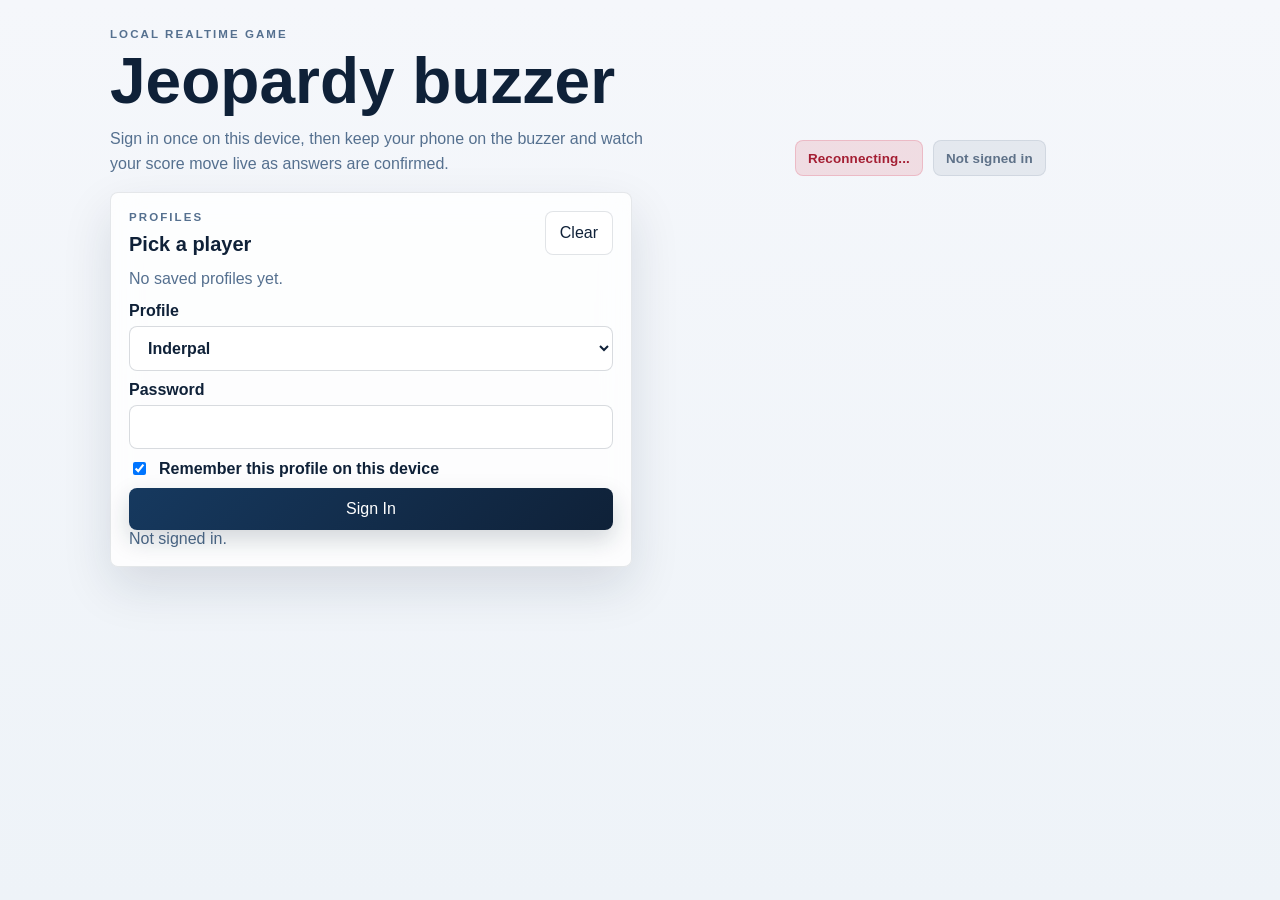
<file: web/index.html>
<!doctype html>
<html lang="en">
  <head>
    <meta charset="UTF-8" />
    <meta name="viewport" content="width=device-width, initial-scale=1.0" />
    <title>Buzzer</title>
    <link rel="stylesheet" href="./style/styles.css" />
  </head>
  <body>
    <main class="page">
      <section class="hero">
        <div>
          <p class="eyebrow">Local realtime game</p>
          <h1>Jeopardy buzzer</h1>
          <p class="lede">
            Sign in once on this device, then keep your phone on the buzzer and watch your score
            move live as answers are confirmed.
          </p>
        </div>
        <div class="status-stack">
          <div class="status-pill status-pill-open" id="connection-status">Connecting...</div>
          <div class="status-pill status-pill-muted" id="profile-status">Not signed in</div>
        </div>
      </section>

      <section class="grid">
        <section class="card card-soft" id="login-card">
          <div class="card-heading">
            <div>
              <p class="eyebrow">Profiles</p>
              <h2>Pick a player</h2>
            </div>
            <button id="clear-profile-btn" class="ghost-btn" type="button">Clear</button>
          </div>

          <div id="saved-profiles" class="saved-profiles" aria-live="polite"></div>

          <form id="login-form" class="stack">
            <label>
              Profile
              <select id="profile-id" required></select>
            </label>
            <label>
              Password
              <input id="profile-password" type="password" autocomplete="current-password" required />
            </label>
            <label class="checkbox-row">
              <input id="remember-profile" type="checkbox" checked />
              <span>Remember this profile on this device</span>
            </label>
            <button type="submit">Sign In</button>
          </form>
          <p id="login-status" class="muted"></p>
        </section>

        <section class="card player-card is-hidden" id="player-card">
          <div class="card-heading">
            <div>
              <p class="eyebrow">Player</p>
              <h2 id="player-name">Buzzer</h2>
            </div>
            <button id="sign-out-btn" class="ghost-btn" type="button">Sign Out</button>
          </div>

          <div class="score-strip">
            <div>
              <span class="score-label">Score</span>
              <strong id="player-score">0</strong>
            </div>
            <span id="round-badge" class="status-pill status-pill-open">Waiting</span>
          </div>

          <div class="game-panel">
            <p id="game-status">Loading game state...</p>
            <p id="winner-status" class="winner-text"></p>
            <p id="timer-status" class="timer-text"></p>
          </div>

          <button id="buzz-btn" class="buzz-btn" disabled>BUZZ</button>
          <p class="hint">The server accepts the first valid buzz for the active question.</p>

          <div id="scoreboard" class="scoreboard" aria-live="polite"></div>
        </section>
      </section>
    </main>

    <script type="module" src="./script/app.js"></script>
  </body>
</html>
</file>
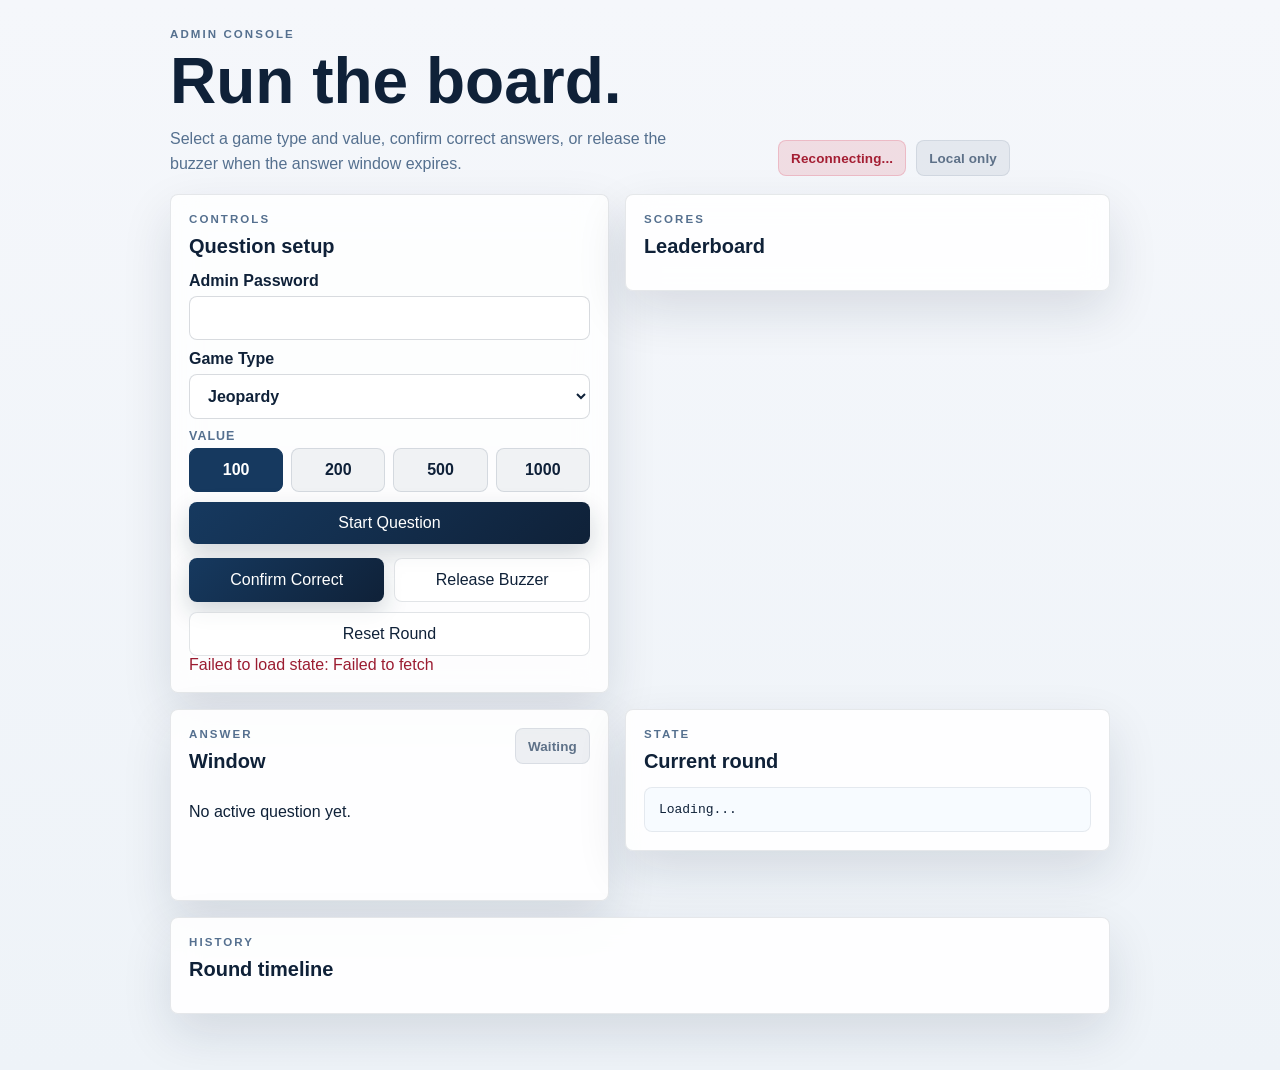
<file: web/admin.html>
<!doctype html>
<html lang="en">
  <head>
    <meta charset="UTF-8" />
    <meta name="viewport" content="width=device-width, initial-scale=1.0" />
    <title>Buzzer Admin</title>
    <link rel="stylesheet" href="./style/styles.css" />
  </head>
  <body>
    <main class="page admin-page">
      <section class="hero hero-admin">
        <div>
          <p class="eyebrow">Admin console</p>
          <h1>Run the board.</h1>
          <p class="lede">
            Select a game type and value, confirm correct answers, or release the buzzer when the
            answer window expires.
          </p>
        </div>
        <div class="status-stack">
          <div class="status-pill status-pill-closed" id="admin-connection-status">Live dashboard</div>
          <div class="status-pill status-pill-muted">Local only</div>
        </div>
      </section>

      <section class="grid admin-grid">
        <section class="card card-soft">
          <div class="card-heading">
            <div>
              <p class="eyebrow">Controls</p>
              <h2>Question setup</h2>
            </div>
          </div>

          <form id="question-form" class="stack">
            <label>
              Admin Password
              <input id="admin-password" type="password" autocomplete="current-password" required />
            </label>
            <label>
              Game Type
              <select id="game-type">
                <option value="jeopardy">Jeopardy</option>
                <option value="double">Double Jeopardy</option>
              </select>
            </label>
            <div>
              <p class="field-label">Value</p>
              <div class="segmented" role="radiogroup" aria-label="Question value">
                <label><input type="radio" name="point-value" value="100" checked /><span>100</span></label>
                <label><input type="radio" name="point-value" value="200" /><span>200</span></label>
                <label><input type="radio" name="point-value" value="500" /><span>500</span></label>
                <label><input type="radio" name="point-value" value="1000" /><span>1000</span></label>
              </div>
            </div>
            <button type="submit">Start Question</button>
          </form>

          <div class="admin-actions">
            <button id="correct-btn" type="button">Confirm Correct</button>
            <button id="release-btn" class="ghost-btn" type="button">Release Buzzer</button>
          </div>

          <form id="reset-form" class="stack reset-stack">
            <button type="submit" class="ghost-btn">Reset Round</button>
          </form>
          <p id="admin-status" class="muted"></p>
        </section>

        <section class="card">
          <div class="card-heading">
            <div>
              <p class="eyebrow">Scores</p>
              <h2>Leaderboard</h2>
            </div>
          </div>
          <div id="scoreboard" class="scoreboard" aria-live="polite"></div>
        </section>

        <section class="card">
          <div class="card-heading">
            <div>
              <p class="eyebrow">Answer</p>
              <h2>Window</h2>
            </div>
            <span id="round-badge" class="status-pill status-pill-muted">Waiting</span>
          </div>
          <div class="game-panel">
            <p id="active-question">No active question yet.</p>
            <p id="answer-timer" class="timer-text"></p>
          </div>
        </section>

        <section class="card">
          <div class="card-heading">
            <div>
              <p class="eyebrow">State</p>
              <h2>Current round</h2>
            </div>
          </div>
          <pre id="state-view">Loading...</pre>
        </section>

        <section class="card admin-rounds-card">
          <div class="card-heading">
            <div>
              <p class="eyebrow">History</p>
              <h2>Round timeline</h2>
            </div>
          </div>
          <div id="rounds-list" class="rounds-list" aria-live="polite"></div>
        </section>
      </section>
    </main>

    <script type="module" src="./script/admin.js"></script>
  </body>
</html>
</file>
<file: web/style/styles.css>
:root {
  color-scheme: light;
  font-family: "Avenir Next", "Segoe UI", sans-serif;
  background:
    linear-gradient(180deg, #f5f7fb 0%, #eef3f8 100%);
  color: #0f2138;
  --panel: rgba(255, 255, 255, 0.9);
  --panel-border: rgba(15, 33, 56, 0.1);
  --ink: #0f2138;
  --muted: #55708f;
  --accent: #d7263d;
  --accent-deep: #a41e33;
  --positive: #1b7a48;
  --neutral: #5e7188;
  --shadow: 0 20px 50px rgba(15, 33, 56, 0.12);
}

* {
  box-sizing: border-box;
}

body {
  margin: 0;
  min-height: 100vh;
  color: var(--ink);
}

.page {
  max-width: 1100px;
  margin: 0 auto;
  padding: 20px 16px 48px;
}

h1 {
  margin: 0;
  font-size: clamp(2rem, 5vw, 4rem);
  line-height: 0.98;
  letter-spacing: 0;
}

h2 {
  margin: 0;
  font-size: 1.25rem;
  letter-spacing: 0;
}

.hero {
  display: grid;
  gap: 18px;
  align-items: end;
  margin-bottom: 16px;
}

.hero-admin {
  margin-bottom: 18px;
}

.card {
  background: var(--panel);
  border: 1px solid var(--panel-border);
  border-radius: 8px;
  padding: 18px;
  box-shadow: var(--shadow);
  backdrop-filter: blur(14px);
}

.card-soft {
  background: rgba(255, 255, 255, 0.82);
}

.card-heading {
  display: flex;
  align-items: start;
  justify-content: space-between;
  gap: 12px;
  margin-bottom: 14px;
}

.grid {
  display: grid;
  gap: 16px;
}

.player-card {
  position: relative;
  overflow: hidden;
}

.player-card::before {
  content: "";
  position: absolute;
  inset: 0;
  background: linear-gradient(135deg, rgba(215, 38, 61, 0.07), transparent 45%);
  pointer-events: none;
}

.lede {
  max-width: 60ch;
  margin: 14px 0 0;
  color: var(--muted);
  font-size: 1rem;
  line-height: 1.55;
}

.eyebrow {
  margin: 0 0 10px;
  text-transform: uppercase;
  letter-spacing: 0.18em;
  font-size: 0.72rem;
  color: var(--muted);
  font-weight: 700;
}

.status-stack {
  display: flex;
  flex-wrap: wrap;
  gap: 10px;
}

.status-pill {
  display: inline-flex;
  align-items: center;
  gap: 8px;
  min-height: 36px;
  padding: 8px 12px;
  border-radius: 8px;
  font-size: 0.84rem;
  font-weight: 700;
  letter-spacing: 0.01em;
  border: 1px solid transparent;
}

.status-pill-open {
  background: rgba(27, 122, 72, 0.12);
  color: var(--positive);
  border-color: rgba(27, 122, 72, 0.18);
}

.status-pill-closed {
  background: rgba(215, 38, 61, 0.12);
  color: var(--accent-deep);
  border-color: rgba(215, 38, 61, 0.18);
}

.status-pill-muted {
  background: rgba(94, 113, 136, 0.1);
  color: var(--neutral);
  border-color: rgba(94, 113, 136, 0.14);
}

.compact {
  margin: 0;
}

.stack {
  display: grid;
  gap: 10px;
}

.checkbox-row {
  display: flex;
  align-items: center;
  gap: 10px;
  font-weight: 600;
}

label {
  display: grid;
  gap: 6px;
  font-weight: 600;
}

input,
select,
button {
  font: inherit;
  padding: 12px 14px;
  border-radius: 8px;
  border: 1px solid rgba(15, 33, 56, 0.16);
  background: rgba(255, 255, 255, 0.95);
  color: var(--ink);
}

button {
  cursor: pointer;
  background: linear-gradient(135deg, #16395f 0%, #0f2138 100%);
  color: #fff;
  border: none;
  box-shadow: 0 10px 24px rgba(15, 33, 56, 0.18);
}

button:disabled {
  opacity: 0.45;
  cursor: not-allowed;
}

.ghost-btn {
  background: rgba(255, 255, 255, 0.7);
  color: var(--ink);
  border: 1px solid rgba(15, 33, 56, 0.12);
  box-shadow: none;
}

.ghost-btn:hover {
  background: rgba(255, 255, 255, 0.96);
}

.saved-profiles {
  display: flex;
  flex-wrap: wrap;
  gap: 10px;
  margin-bottom: 14px;
}

.profile-chip {
  display: flex;
  flex-direction: column;
  align-items: start;
  gap: 3px;
  min-width: 120px;
  background: rgba(15, 33, 56, 0.04);
  color: var(--ink);
  border: 1px solid rgba(15, 33, 56, 0.1);
  box-shadow: none;
}

.profile-chip small {
  color: var(--muted);
  font-size: 0.74rem;
  letter-spacing: 0.06em;
  text-transform: uppercase;
}

.game-panel {
  display: grid;
  gap: 8px;
  margin-bottom: 14px;
}

.rounds-list {
  display: grid;
  gap: 10px;
}

.round-row {
  display: grid;
  gap: 8px;
  padding: 14px 16px;
  border-radius: 8px;
  background: rgba(15, 33, 56, 0.04);
  border: 1px solid rgba(15, 33, 56, 0.08);
}

.round-row.is-current {
  background: rgba(215, 38, 61, 0.08);
  border-color: rgba(215, 38, 61, 0.2);
  box-shadow: 0 10px 26px rgba(215, 38, 61, 0.12);
}

.round-row-top {
  display: flex;
  justify-content: space-between;
  gap: 12px;
  align-items: start;
}

.round-id {
  margin: 0;
  font-weight: 800;
  letter-spacing: 0.02em;
  word-break: break-word;
}

.round-meta,
.round-summary {
  margin: 0;
  color: var(--muted);
}

.round-summary {
  font-weight: 600;
}

.buzz-btn {
  width: 100%;
  font-size: clamp(1.7rem, 6vw, 2.6rem);
  font-weight: 900;
  letter-spacing: 0.04em;
  padding: 24px;
  background: linear-gradient(135deg, #ff385c 0%, #d7263d 55%, #a41e33 100%);
  text-transform: uppercase;
}

.muted {
  color: var(--muted);
  margin: 0;
}

.winner-text {
  font-size: 1.15rem;
  font-weight: 800;
  color: var(--positive);
  min-height: 1.4em;
}

.hint {
  color: var(--muted);
  font-size: 0.95rem;
  margin: 12px 0 0;
}

pre {
  background: rgba(247, 251, 255, 0.92);
  border: 1px solid rgba(15, 33, 56, 0.08);
  border-radius: 8px;
  padding: 14px;
  overflow-x: auto;
  margin: 0;
}

.is-hidden {
  display: none;
}

.score-strip {
  display: grid;
  grid-template-columns: 1fr auto;
  align-items: center;
  gap: 12px;
  padding: 14px;
  margin-bottom: 14px;
  border-radius: 8px;
  background: rgba(15, 33, 56, 0.05);
  border: 1px solid rgba(15, 33, 56, 0.08);
}

.score-label,
.field-label {
  display: block;
  margin: 0 0 5px;
  color: var(--muted);
  font-size: 0.78rem;
  font-weight: 800;
  letter-spacing: 0.08em;
  text-transform: uppercase;
}

.score-strip strong {
  font-size: 2.1rem;
  line-height: 1;
}

.timer-text {
  min-height: 1.4em;
  margin: 0;
  color: var(--accent-deep);
  font-weight: 800;
}

.scoreboard {
  display: grid;
  gap: 8px;
  margin-top: 14px;
}

.score-row {
  display: grid;
  grid-template-columns: 1fr auto;
  gap: 12px;
  align-items: center;
  padding: 10px 12px;
  border-radius: 8px;
  background: rgba(15, 33, 56, 0.04);
  border: 1px solid rgba(15, 33, 56, 0.08);
  font-weight: 700;
}

.score-row.is-current {
  background: rgba(27, 122, 72, 0.1);
  border-color: rgba(27, 122, 72, 0.2);
}

.segmented {
  display: grid;
  grid-template-columns: repeat(4, minmax(0, 1fr));
  gap: 8px;
}

.segmented label {
  display: block;
}

.segmented input {
  position: absolute;
  opacity: 0;
  pointer-events: none;
}

.segmented span {
  display: grid;
  min-height: 44px;
  place-items: center;
  padding: 10px;
  border-radius: 8px;
  background: rgba(15, 33, 56, 0.05);
  border: 1px solid rgba(15, 33, 56, 0.12);
  font-weight: 800;
  cursor: pointer;
}

.segmented input:checked + span {
  background: #16395f;
  border-color: #16395f;
  color: #fff;
}

.admin-actions {
  display: grid;
  grid-template-columns: 1fr 1fr;
  gap: 10px;
  margin-top: 14px;
}

.reset-stack {
  margin-top: 10px;
}

.admin-page {
  max-width: 980px;
}

.admin-rounds-card {
  grid-column: 1 / -1;
}

.admin-grid {
  align-items: start;
}

@media (min-width: 760px) {
  .page {
    padding: 28px 20px 56px;
  }

  .hero {
    grid-template-columns: 1.6fr 0.9fr;
  }

  .grid {
    grid-template-columns: 1fr 1fr;
  }

  .admin-grid {
    grid-template-columns: 0.95fr 1.05fr;
  }
}

@media (prefers-reduced-motion: no-preference) {
  .card,
  .status-pill,
  .profile-chip,
  .buzz-btn {
    transition:
      transform 180ms ease,
      box-shadow 180ms ease,
      background 180ms ease,
      opacity 180ms ease;
  }

  .card:hover,
  .profile-chip:hover,
  .ghost-btn:hover,
  .buzz-btn:hover {
    transform: translateY(-1px);
  }
}
</file>
